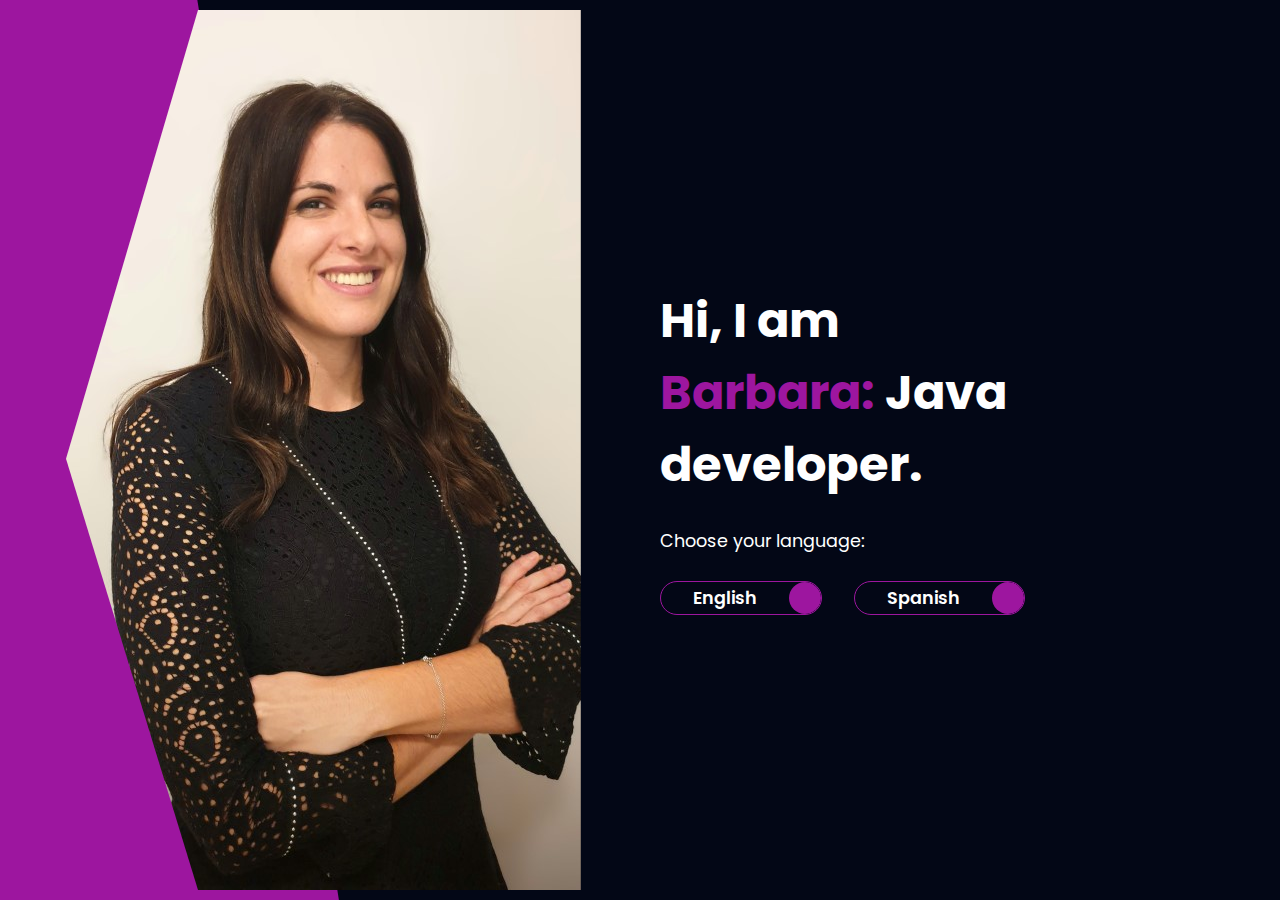
<file: index.html>
<!DOCTYPE html>
<html lang="es">

<head>
  <meta charset="UTF-8">
  <meta http-equiv="X-UA-Compatible" content="IE=edge">
  <meta name="viewport" content="width=device-width, initial-scale=1.0">
  <title>Barbara Ruiz Portfolio</title>
  <link rel="icon" href="img/favicon.ico" />
  <link rel="stylesheet" href="styles/styles.css">
  <link rel="preconnect" href="https://fonts.googleapis.com">
  <link rel="preconnect" href="https://fonts.gstatic.com" crossorigin>
  <link rel="stylesheet" href="https://cdnjs.cloudflare.com/ajax/libs/font-awesome/6.1.0/css/all.min.css"
    integrity="sha512-10/jx2EXwxxWqCLX/hHth/vu2KY3jCF70dCQB8TSgNjbCVAC/8vai53GfMDrO2Emgwccf2pJqxct9ehpzG+MTw=="
    crossorigin="anonymous" referrerpolicy="no-referrer" />
  <link href="https://fonts.googleapis.com/css2?family=Poppins:ital@0;1&display=swap" rel="stylesheet">
</head>

<body class="main-content">
  <header class="section header active" id="home">
    <div class="header-content">
      <div class="left-header">
        <div class="h-shape"></div>
        <img src="img/profile-pic.jpg" alt="picture about me" class="profile-pic">
      </div>
      <div class="right-header">
        <h1 class="name">
          Hi, I am <span>Barbara:</span>
          Java developer.
        </h1>
        <p>Choose your language:</p>
        <div class="btn-con">
          <a href="eng.html" class="main-btn">
            <span class="btn-text">English</span>
            <span class="btn-icon"><i class="fas fa-globe"></i></i></span>
          </a><a href="esp.html" class="main-btn">
            <span class="btn-text">Spanish</span>
            <span class="btn-icon"><i class="fas fa-globe"></i></span>
          </a>
        </div>
      </div>
    </div>
  </header>
  <main>
  </main>
</body>

</html>
</file>
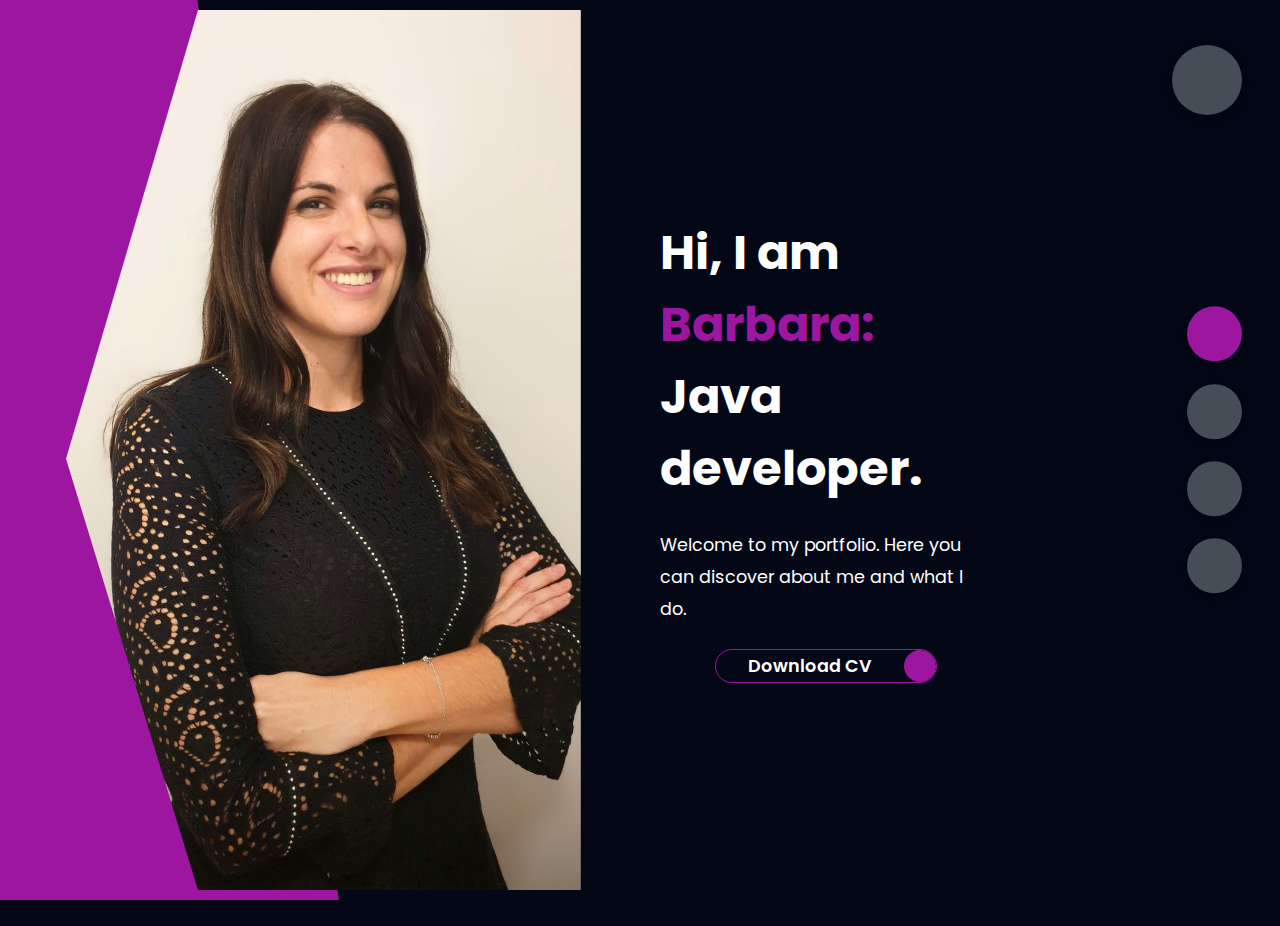
<file: eng.html>
<!DOCTYPE html>
<html lang="en">

<head>
  <meta charset="UTF-8">
  <meta http-equiv="X-UA-Compatible" content="IE=edge">
  <meta name="viewport" content="width=device-width, initial-scale=1.0">
  <title>Barbara Ruiz Portfolio</title>
  <link rel="icon" href="img/favicon.ico" />
  <link rel="stylesheet" href="styles/styles.css">
  <link rel="preconnect" href="https://fonts.googleapis.com">
  <link rel="preconnect" href="https://fonts.gstatic.com" crossorigin>
  <link rel="stylesheet" href="https://cdnjs.cloudflare.com/ajax/libs/font-awesome/6.1.0/css/all.min.css"
    integrity="sha512-10/jx2EXwxxWqCLX/hHth/vu2KY3jCF70dCQB8TSgNjbCVAC/8vai53GfMDrO2Emgwccf2pJqxct9ehpzG+MTw=="
    crossorigin="anonymous" referrerpolicy="no-referrer" />
  <link href="https://fonts.googleapis.com/css2?family=Poppins:ital@0;1&display=swap" rel="stylesheet">
</head>

<body class="main-content">
  <header class="section header active" id="home">
    <div class="header-content">
      <div class="left-header">
        <div class="h-shape"></div>
        <img src="img/profile-pic.jpg" alt="picture about me" class="profile-pic">
      </div>
      <div class="right-header">
        <h1 class="name">
          Hi, I am <span>Barbara:</span>
          Java developer.
        </h1>
        <p>Welcome to my portfolio. Here you can discover about me and what I do.
        </p>
        <div class="btn-con">
          <a href="https://drive.google.com/file/d/1-jkow5EhHt8u3vhI4vR_fqcyowJ5ySwE/view?usp=share_link" target="_blank" class="main-btn">
            <span class="btn-text">Download CV</span>
            <span class="btn-icon"><i class="fas fa-download"></i></span>
          </a>
        </div>
      </div>
    </div>
  </header>
  <main>
    <section class="container about" id="about">
      <div class="main-title">
        <h2>About <span>me</span><span class="bg-text">my stats</span></h2>
      </div>
      <div class="about-container">
        <div class="left-about">
          <h4>Information About me</h4>
          <p>
            I am from a small town near Córdoba, Spain. I started my journey in development in November 2021. I studied
            a front-end bootcamp where I have discovered about JavaScript and ReactJS. Later, I continued my
            professional career learning Java and that is what I am focused on. Currently I am leaning Spring framework.
          </p>
          <div class="btn-con">
            <a href="https://drive.google.com/file/d/1-jkow5EhHt8u3vhI4vR_fqcyowJ5ySwE/view?usp=share_link" target="_blank" class="main-btn">
              <span class="btn-text">Download CV</span>
              <span class="btn-icon"><i class="fas fa-download"></i></span>
            </a>
          </div>
        </div>
        <div class="right-about">
          <div class="about-item">
            <div class="abt-text">
              <p class="large-text">5</p>
              <p class="small-text">Projects <br /> Completed</p>
            </div>
          </div>
          <div class="about-item">
            <div class="abt-text">
              <p class="large-text">1</p>
              <p class="small-text">Year of <br /> experience</p>
            </div>
          </div>
        </div>
      </div>
      <div class="about-stats">
        <h4 class="stat-title">My Skills</h4>
        <div class="progress-bars">
          <div class="progress-bar">
            <p class="prog-title">Java</p>
            <div class="progress-con">
              <p class="prog-text"></p>
              <div class="progress">
                <span class="full"></span>
              </div>
            </div>
          </div>
          <div class="progress-bar">
            <p class="prog-title">MySQL</p>
            <div class="progress-con">
              <p class="prog-text"></p>
              <div class="progress">
                <span class="full"></span>
              </div>
            </div>
          </div>
          <div class="progress-bar">
            <p class="prog-title">JavaScript</p>
            <div class="progress-con">
              <p class="prog-text"></p>
              <div class="progress">
                <span class="full"></span>
              </div>
            </div>
          </div>
          <div class="progress-bar">
            <p class="prog-title">React</p>
            <div class="progress-con">
              <p class="prog-text"></p>
              <div class="progress">
                <span class="full"></span>
              </div>
            </div>
          </div>
          <div class="progress-bar">
            <p class="prog-title">Angular</p>
            <div class="progress-con">
              <p class="prog-text"></p>
              <div class="progress">
                <span class="full"></span>
              </div>
            </div>
          </div>
          <div class="progress-bar">
            <p class="prog-title">Nodejs</p>
            <div class="progress-con">
              <div class="progress">
                <span class="full"></span>
              </div>
            </div>
          </div>
        </div>
      </div>
      <h4 class="stat-title">My Timeline</h4>
      <div class="timeline">
        <div class="timeline-item">
          <div class="tl-icon">
            <i class="fas fa-briefcase"></i>
          </div>
          <p class="tl-duration">Sept 2022 - March 2023</p>
          <h5>Web App Developer<span> - International Coverpool</span></h5>
          <p>
            Support in the digital transformation of the company with its web application, developed with
            Angular, TypeScript, NodeJs, Bootstrap and MySQL.
          </p>
        </div>
        <div class="timeline-item">
          <div class="tl-icon">
            <i class="fas fa-graduation-cap"></i>
          </div>
          <p class="tl-duration">Sept 2022 - March 2023</p>
          <h5>Software Engineer<span> - Alboran Formación</span></h5>
          <p>
            Regulated training specialized in Java and MySQL, 700h.
          </p>
        </div>
        <div class="timeline-item">
          <div class="tl-icon">
            <i class="fas fa-graduation-cap"></i>
          </div>
          <p class="tl-duration">Nov 2021 - March 2022</p>
          <h5>front-end Developer<span> - Adalab</span></h5>
          <p>
            Bootcamp focused on front-end developing and some back-end notions. 600h.
          </p>
        </div>
        <div class="timeline-item">
          <div class="tl-icon">
            <i class="fas fa-graduation-cap"></i>
          </div>
          <p class="tl-duration">2019 - 2020</p>
          <h5>MBA - HR Specializated<span> - UCJC - IMF Business School</span></h5>
          <p>
            Master in Business Administration Specializated in Human Resources. Specialized studies in the role position
            I was developing at that time.
          </p>
        </div>
        <div class="timeline-item">
          <div class="tl-icon">
            <i class="fas fa-briefcase"></i>
          </div>
          <p class="tl-duration">Jun 2016 - April 2022</p>
          <h5>Human Resources Administrative<span> - Grupo Abades</span></h5>
          <p>
            Staff control and organization according to the demand for services. Hiring, Social Security
            registration, payroll and severance pays. Accounting and administrative tasks.
          </p>
        </div>
        <div class="timeline-item">
          <div class="tl-icon">
            <i class="fas fa-graduation-cap"></i>
          </div>
          <p class="tl-duration">2010 - 2012</p>
          <h5>CFGS Administracion y Finanzas<span> - IES Zaidin Vergeles</span></h5>
          <p>
            Higher education focused on administration and both accounting and financial management of a company.
          </p>
        </div>
      </div>
    </section>
    <section class="container" id="portfolio">
      <div class="main-title">
        <h2>My <span>Portfolio</span><span class="bg-text">My Work</span></h2>
      </div>
      <p class="port-text">
        Here is some of my work that I've done in various programming languages. This one is included!
      </p>
      <div class="portfolios">
        <div class="portfolio-item">
          <div class="image">
            <img src="img/port1.png" alt="screenshot of index page from Babsrm's portfolio">
          </div>
          <div class="hover-items">
            <h3>My portfolio</h3>
            <div class="icons">
              <a href="https://github.com/Babsrm/portfolio" class="icon">
                <i class="fab fa-github"></i>
              </a>
            </div>
          </div>
        </div>
        <div class="portfolio-item">
          <div class="image">
            <img src="img/port2.jpg" alt="screenshot of index page from Babsrm's database administrator">
          </div>
          <div class="hover-items">
            <h3>Database Admisnitrator</h3>
            <div class="icons">
              <a href="https://github.com/Babsrm/gestion_empresa" class="icon">
                <i class="fab fa-github"></i>
              </a>
            </div>
          </div>
        </div>
        <div class="portfolio-item">
          <div class="image">
            <img src="img/port3.jpg" alt="screenshot of the game from Babsrm's blackjack console game">
          </div>
          <div class="hover-items">
            <h3>Blackjack console</h3>
            <div class="icons">
              <a href="https://github.com/Babsrm/blackjack-game" class="icon">
                <i class="fab fa-github"></i>
            </div>
          </div>
        </div>
    </section>
    <section class="container contact" id="contact">
      <div class="contact-container">
        <div class="main-title">
          <h2>Contact <span>Me</span><span class="bg-text">Contact</span></h2>
        </div>
        <div class="contact-content-con">
          <div class="left-contact">
            <h4>Contact me here</h4>
            <p>
              Do you like my work or have any question? I am glad to help you. Reach me:
            </p>
            <div class="contact-info">
              <div class="contact-item">
                <div class="icon">
                  <i class="fas fa-map-marker-alt"></i>
                  <span>Location:</span>
                </div>
                <p>
                  Montilla, Córdoba. Spain
                </p>
              </div>
              <div class="contact-item">
                <div class="icon">
                  <i class="fas fa-envelope"></i>
                  <span>Email:</span>
                </div>
                <p>
                  <span>babsruizm@gmail.com</span>
                </p>
              </div>
              <div class="contact-item">
                <div class="icon">
                  <i class="fas fa-phone-alt"></i>
                  <span>Mobile Number: </span>
                </div>
                <p>
                  <span>(+34) Not Available for Security reasons</span>
                </p>
              </div>
              <div class="contact-item">
                <div class="icon">
                  <i class="fas fa-globe-africa"></i>
                  <span>Languages:</span>
                </div>
                <p>
                  <span>English, Spanish</span>
                </p>
              </div>
            </div>
            <div class="contact-icons">
              <div class="contact-icon">
                <a href="https://www.linkedin.com/in/barbararm1/" target="_blank">
                  <i class="fab fa-linkedin-in"></i>
                </a>
                <a href="https://github.com/Babsrm" target="_blank">
                  <i class="fab fa-github"></i>
                </a>
              </div>
            </div>
          </div>
        </div>
      </div>
    </section>
  </main>

  <div class="controls">
    <div class="control active-btn" data-id="home">
      <i class="fas fa-home"></i>
    </div>
    <div class="control" data-id="about">
      <i class="fas fa-user"></i>
    </div>
    <div class="control" data-id="portfolio">
      <i class="fas fa-briefcase"></i>
    </div>
    <div class="control" data-id="contact">
      <i class="fas fa-envelope-open"></i>
    </div>
  </div>
  <div class="theme-btn">
    <i class="fas fa-adjust"></i>
  </div>
  <script src="app.js"></script>
</body>

</html>
</file>
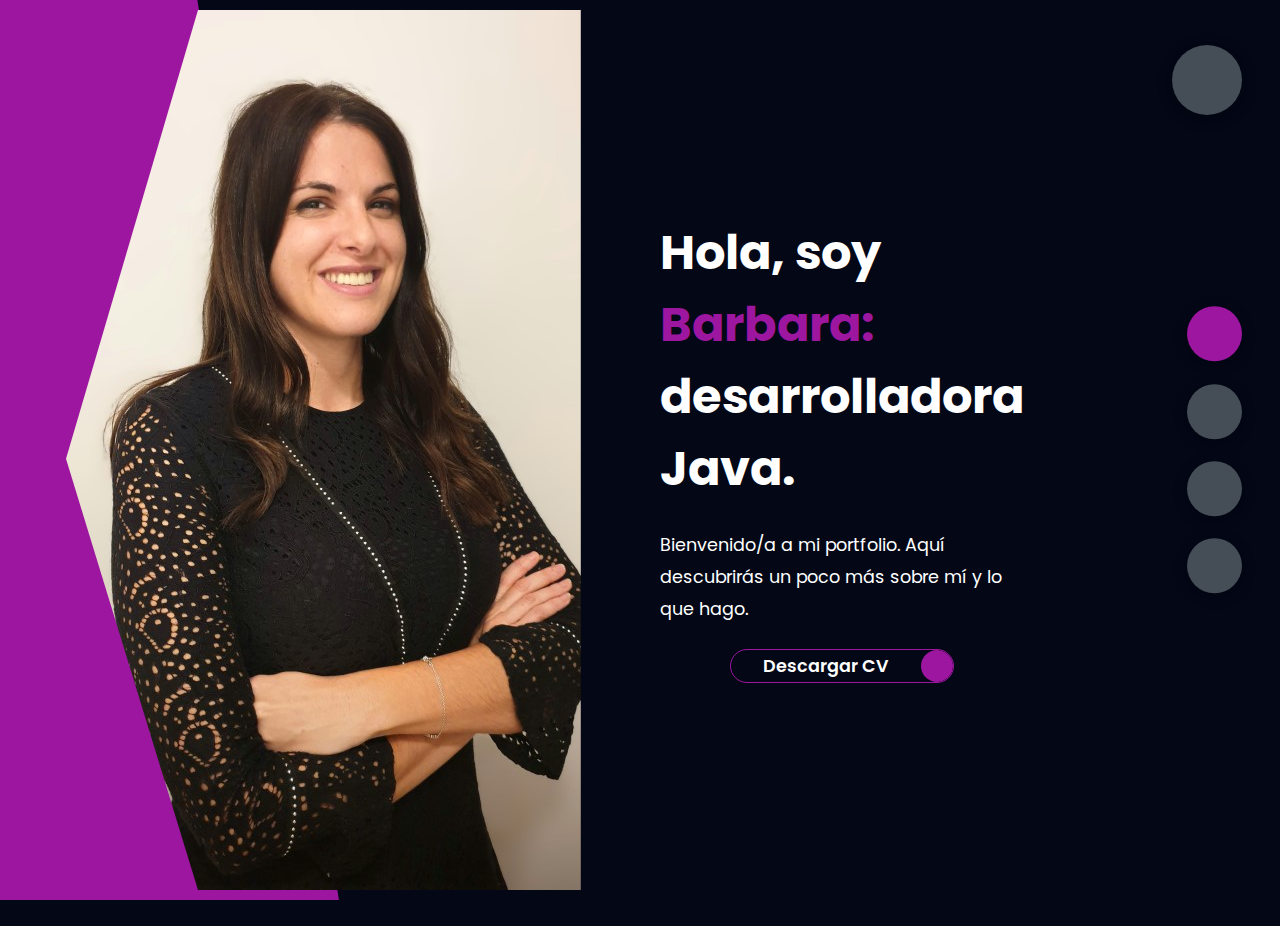
<file: esp.html>
<!DOCTYPE html>
<html lang="es">

<head>
  <meta charset="UTF-8">
  <meta http-equiv="X-UA-Compatible" content="IE=edge">
  <meta name="viewport" content="width=device-width, initial-scale=1.0">
  <title>Barbara Ruiz Portfolio</title>
  <link rel="icon" href="img/favicon.ico" />
  <link rel="stylesheet" href="styles/styles.css">
  <link rel="preconnect" href="https://fonts.googleapis.com">
  <link rel="preconnect" href="https://fonts.gstatic.com" crossorigin>
  <link rel="stylesheet" href="https://cdnjs.cloudflare.com/ajax/libs/font-awesome/6.1.0/css/all.min.css"
    integrity="sha512-10/jx2EXwxxWqCLX/hHth/vu2KY3jCF70dCQB8TSgNjbCVAC/8vai53GfMDrO2Emgwccf2pJqxct9ehpzG+MTw=="
    crossorigin="anonymous" referrerpolicy="no-referrer" />
  <link href="https://fonts.googleapis.com/css2?family=Poppins:ital@0;1&display=swap" rel="stylesheet">
</head>

<body class="main-content">
  <header class="section header active" id="home">
    <div class="header-content">
      <div class="left-header">
        <div class="h-shape"></div>
        <img src="img/profile-pic.jpg" alt="picture about me" class="profile-pic">
      </div>
      <div class="right-header">
        <h1 class="name">
          Hola, soy <span>Barbara:</span>
         desarrolladora Java.
        </h1>
        <p>Bienvenido/a a mi portfolio. Aquí descubrirás un poco más sobre mí y lo que hago.
        </p>
        <div class="btn-con">
          <a href="https://drive.google.com/file/d/1pD0cJAJ-W-zn3abavOyDF6ddYOuYeb8e/view?usp=share_link" target="_blank" class="main-btn">
            <span class="btn-text">Descargar CV</span>
            <span class="btn-icon"><i class="fas fa-download"></i></span>
          </a>
        </div>
      </div>
    </div>
  </header>
  <main>
    <section class="container about" id="about">
      <div class="main-title">
        <h2>Sobre <span>mí</span><span class="bg-text">Estadísticas</span></h2>
      </div>
      <div class="about-container">
        <div class="left-about">
          <h4>Información sobre mí</h4>
          <p> Granadina que vive en Montilla, Córdoba (España). Empecé mi trayecto en el mundo del desarrollo en noviembre de 2021. Comencé con
            el estudio de un bootcamp enfocado en programación web. Gracias a él descubrí JavaScript y ReactJS. Más tarde, continué con mi carrera profesional y metí cabeza en Java y el desarrollo de software junto con bases de datos. Actualmente, me encuentro focalizada en esta tecnología y en sus frameworks, en concreto Spring.
          </p>
          <div class="btn-con">
            <a href="https://drive.google.com/file/d/1pD0cJAJ-W-zn3abavOyDF6ddYOuYeb8e/view?usp=share_link" target="_blank" class="main-btn">
              <span class="btn-text">Descargar CV</span>
              <span class="btn-icon"><i class="fas fa-download"></i></span>
            </a>
          </div>
        </div>
        <div class="right-about">
          <div class="about-item">
            <div class="abt-text">
              <p class="large-text">5</p>
              <p class="small-text">Proyectos <br />Completados</p>
            </div>
          </div>
          <div class="about-item">
            <div class="abt-text">
              <p class="large-text">1</p>
              <p class="small-text">Año de <br /> experiencia</p>
            </div>
          </div>
        </div>
      </div>
      <div class="about-stats">
        <h4 class="stat-title">Mis tecnologías</h4>
        <div class="progress-bars">
          <div class="progress-bar">
            <p class="prog-title">Java</p>
            <div class="progress-con">
              <p class="prog-text"></p>
              <div class="progress">
                <span class="full"></span>
              </div>
            </div>
          </div>
          <div class="progress-bar">
            <p class="prog-title">MySQL</p>
            <div class="progress-con">
              <p class="prog-text"></p>
              <div class="progress">
                <span class="full"></span>
              </div>
            </div>
          </div>
          <div class="progress-bar">
            <p class="prog-title">JavaScript</p>
            <div class="progress-con">
              <p class="prog-text"></p>
              <div class="progress">
                <span class="full"></span>
              </div>
            </div>
          </div>
          <div class="progress-bar">
            <p class="prog-title">React</p>
            <div class="progress-con">
              <p class="prog-text"></p>
              <div class="progress">
                <span class="full"></span>
              </div>
            </div>
          </div>
          <div class="progress-bar">
            <p class="prog-title">Angular</p>
            <div class="progress-con">
              <p class="prog-text"></p>
              <div class="progress">
                <span class="full"></span>
              </div>
            </div>
          </div>
          <div class="progress-bar">
            <p class="prog-title">Nodejs</p>
            <div class="progress-con">
              <div class="progress">
                <span class="full"></span>
              </div>
            </div>
          </div>
        </div>
      </div>
      <h4 class="stat-title">Mi carrera</h4>
      <div class="timeline">
        <div class="timeline-item">
          <div class="tl-icon">
            <i class="fas fa-briefcase"></i>
          </div>
          <p class="tl-duration">Sept 2022 - Marzo 2023</p>
          <h5>Desarrolladora de app web<span> - International Coverpool</span></h5>
          <p>
            Apoyo en la transformación digital de la empresa con su aplicación web, desarrollada con Angular, TypeScript, NodeJs, Bootstrap y MySQL.
          </p>
        </div>
        <div class="timeline-item">
          <div class="tl-icon">
            <i class="fas fa-graduation-cap"></i>
          </div>
          <p class="tl-duration">Sept 2022 - Marzo 2023</p>
          <h5>Programación en lenguajes estructurados<span> - Alboran Formación</span></h5>
          <p>
            Certificado de profesionalidad especializado en Java y MySQL, 700h.
          </p>
        </div>
        <div class="timeline-item">
          <div class="tl-icon">
            <i class="fas fa-graduation-cap"></i>
          </div>
          <p class="tl-duration">Nov 2021 - Marzo 2022</p>
          <h5>Desarrolladora Front-end<span> - Adalab</span></h5>
          <p>
            Bootcamp enfocado en el desarrollo front-end con nociones en back-end. 600h.
          </p>
        </div>
        <div class="timeline-item">
          <div class="tl-icon">
            <i class="fas fa-graduation-cap"></i>
          </div>
          <p class="tl-duration">2019 - 2020</p>
          <h5>MBA - Especializado en RRHH<span> - UCJC - IMF Business School</span></h5>
          <p>
            MBA especializado en Dirección de RRHH. Estudios que decidí realizar para ampliar mis conocimientos en el puesto de trabajo que desempeñaba en esos momentos.
          </p>
        </div>
        <div class="timeline-item">
          <div class="tl-icon">
            <i class="fas fa-briefcase"></i>
          </div>
          <p class="tl-duration">Jun 2016 - April 2022</p>
          <h5>Administrativa de RRHH<span> - Grupo Abades</span></h5>
          <p>
            Control y organización del personal según demanda de los servicios. Contratación, movimientos con INSS, nóminas y finiquitos. Tareas de contabilidad y administración.
          </p>
        </div>
        <div class="timeline-item">
          <div class="tl-icon">
            <i class="fas fa-graduation-cap"></i>
          </div>
          <p class="tl-duration">2010 - 2012</p>
          <h5>CFGS Administracion y Finanzas<span> - IES Zaidin Vergeles</span></h5>
          <p>
            Estudios superiores enfocados en contabilidad y finanzas de las empresas.
          </p>
        </div>
      </div>
    </section>
    <section class="container" id="portfolio">
      <div class="main-title">
        <h2>Mis <span>Proyectos</span><span class="bg-text">Mi trabajo</span></h2>
      </div>
      <p class="port-text">
        Aquí encontrarás algunos de mis trabajos/proyectos desarrollados en varios lenguajes de programación. Esta misma web forma parte de ellos y ¡está incluída!
      </p>
      <div class="portfolios">
        <div class="portfolio-item">
          <div class="image">
            <img src="img/port1.png" alt="screenshot of index page from Babsrm's portfolio">
          </div>
          <div class="hover-items">
            <h3>Mi portfolio</h3>
            <div class="icons">
              <a href="https://github.com/Babsrm/portfolio" class="icon">
                <i class="fab fa-github"></i>
              </a>
            </div>
          </div>
        </div>
        <div class="portfolio-item">
          <div class="image">
            <img src="img/port2.jpg" alt="screenshot of index page from Babsrm's database administrator">
          </div>
          <div class="hover-items">
            <h3>Gestión de base de datos</h3>
            <div class="icons">
              <a href="https://github.com/Babsrm/gestion_empresa" class="icon">
                <i class="fab fa-github"></i>
              </a>
            </div>
          </div>
        </div>
        <div class="portfolio-item">
          <div class="image">
            <img src="img/port3.jpg" alt="screenshot of the game from Babsrm's blackjack console game">
          </div>
          <div class="hover-items">
            <h3>Blackjack por consola</h3>
            <div class="icons">
              <a href="https://github.com/Babsrm/blackjack-game" class="icon">
                <i class="fab fa-github"></i>
            </div>
          </div>
        </div>
        <!-- <div class="portfolio-item">
          <div class="image">
            <img src="img/port4.jpg" alt="">
          </div>
          <div class="hover-items">
            <h3>Project Source</h3>
            <div class="icons">
              <a href="#" class="icon">
                <i class="fab fa-github"></i>
              </a>
              <a href="#" class="icon">
                <i class="fab fa-behance"></i>
              </a>
              <a href="#" class="icon">
                <i class="fab fa-youtube"></i>
              </a>
            </div>
          </div>
        </div>
        <div class="portfolio-item">
          <div class="image">
            <img src="img/port5.jpg" alt="">
          </div>
          <div class="hover-items">
            <h3>Project Source</h3>
            <div class="icons">
              <a href="#" class="icon">
                <i class="fab fa-github"></i>
              </a>
              <a href="#" class="icon">
                <i class="fab fa-behance"></i>
              </a>
              <a href="#" class="icon">
                <i class="fab fa-youtube"></i>
              </a>
            </div>
          </div>
        </div> -->
    </section>
    <section class="container contact" id="contact">
      <div class="contact-container">
        <div class="main-title">
          <h2>Contácta<span>me</span><span class="bg-text">Contacto</span></h2>
        </div>
        <div class="contact-content-con">
          <div class="left-contact">
            <h4>Aquí me puedes contactar</h4>
            <p>
              ¿Te gusta mi trabajo o tienes alguna duda/sugerencia? Estoy encantada de ayudarte. Me encontrarás en:
            </p>
            <div class="contact-info">
              <div class="contact-item">
                <div class="icon">
                  <i class="fas fa-map-marker-alt"></i>
                  <span>Localización:</span>
                </div>
                <p>
                  Montilla, Córdoba. España
                </p>
              </div>
              <div class="contact-item">
                <div class="icon">
                  <i class="fas fa-envelope"></i>
                  <span>Email:</span>
                </div>
                <p>
                  <span>babsruizm@gmail.com</span>
                </p>
              </div>
              <div class="contact-item">
                <div class="icon">
                  <i class="fas fa-phone-alt"></i>
                  <span>Mobile Number: </span>
                </div>
                <p>
                  <span>(+34) Oculto por razones de seguridad</span>
                </p>
              </div>
              <div class="contact-item">
                <div class="icon">
                  <i class="fas fa-globe-africa"></i>
                  <span>Idiomas:</span>
                </div>
                <p>
                  <span>Inglés, Español</span>
                </p>
              </div>
            </div>
            <div class="contact-icons">
              <div class="contact-icon">
                <a href="https://www.linkedin.com/in/barbararm1/" target="_blank">
                  <i class="fab fa-linkedin-in"></i>
                </a>
                <a href="https://github.com/Babsrm" target="_blank">
                  <i class="fab fa-github"></i>
                </a>
              </div>
            </div>
          </div>
        </div>
      </div>
    </section>
  </main>

  <div class="controls">
    <div class="control active-btn" data-id="home">
      <i class="fas fa-home"></i>
    </div>
    <div class="control" data-id="about">
      <i class="fas fa-user"></i>
    </div>
    <div class="control" data-id="portfolio">
      <i class="fas fa-briefcase"></i>
    </div>
    <div class="control" data-id="contact">
      <i class="fas fa-envelope-open"></i>
    </div>
  </div>
  <div class="theme-btn">
    <i class="fas fa-adjust"></i>
  </div>
  <script src="app.js"></script>
</body>

</html>
</file>
<file: styles/styles.css>
* {
	margin: 0;
	padding: 0;
	box-sizing: border-box;
	list-style: none;
}

:root {
	--color-primary: #030716;
	--color-secondary: #9d169f;
	--color-white: #ffffff;
	--color-black: #000;
	--color-grey-0: #f8f8f8;
	--color-grey-1: #dbe1e8;
	--color-grey-2: #b2becd;
	--color-grey-3: #6c7983;
	--color-grey-4: #454e56;
	--color-grey-5: #2a2e35;
	--color-grey-6: #12181b;
	--br-sm-2: 14px;
	--box-shadow-1: 0 3px 15px rgba(0, 0, 0, 0.2);
}
.profile-pic {
	clip-path: polygon(30% 0, 88% 0, 88% 100%, 30% 100%, 10% 51%);
}

.light-mode {
	--color-primary: #ffffff;
	--color-secondary: #f56692;
	--color-white: #454e56;
	--color-black: #000;
	--color-grey0: #f8f8f8;
	--color-grey-1: #6c7983;
	--color-grey-2: #6c7983;
	--color-grey-3: #6c7983;
	--color-grey-4: #454e56;
	--color-grey-5: #f8f8f8;
	--color-grey-6: #12181b;
}

body {
	background-color: var(--color-primary);
	font-family: 'Poppins', sans-serif;
	font-size: 1.1rem;
	color: var(--color-white);
	transition: all 0.4s ease-in-out;
}

a {
	display: inline-block;
	text-decoration: none;
	color: inherit;
	font-family: inherit;
}

header {
	min-height: 100vh;
	color: var(--color-white);
	overflow: hidden;
	padding: 0 !important;
}

section {
	min-height: 100vh;
	width: 100%;
	position: absolute;
	left: 0;
	top: 0;
	padding: 3rem 18rem;
}

.container {
	display: none;
	transform: translateY(-100%) scale(0);
	transition: all 0.4s ease-in-out;
	background-color: var(--color-primary);
}

.active {
	display: block;
	animation: appear 1s ease-in-out;
	transform: translateY(0) scaleY(1);
}
@keyframes appear {
	0% {
		transform: translateY(-100%) scaleY(0);
	}
	100% {
		transform: translateY(0) scaleY(1);
	}
}

.controls {
	position: fixed;
	z-index: 10;
	top: 50%;
	right: 3%;
	display: flex;
	flex-direction: column;
	align-items: center;
	justify-content: center;
	transform: translateY(-50%);
}
.controls .control {
	padding: 1rem;
	cursor: pointer;
	background-color: var(--color-grey-4);
	width: 55px;
	height: 55px;
	border-radius: 50%;
	display: flex;
	justify-content: center;
	align-items: center;
	margin: 0.7rem 0;
	box-shadow: var(--box-shadow-1);
}
.controls .control i {
	font-size: 1.2rem;
	color: var(--color-grey-2);
	pointer-events: none;
}
.controls .active-btn {
	background-color: var(--color-secondary);
	transition: all 0.4s ease-in-out;
}
.controls .active-btn i {
	color: var(--color-white);
}

.theme-btn {
	top: 5%;
	right: 3%;
	width: 70px;
	height: 70px;
	border-radius: 50%;
	background-color: var(--color-grey-4);
	cursor: pointer;
	position: fixed;
	display: flex;
	justify-content: center;
	align-items: center;
	box-shadow: 0 3px 15px rgba(0, 0, 0, 0.3);
	transition: all 0.1s ease-in-out;
}
.theme-btn:active {
	transform: translateY(-3px);
}
.theme-btn i {
	font-size: 1.4rem;
	color: var(--color-grey-2);
	pointer-events: none;
}

.lang-btn {
	top: 13%;
	right: 3%;
	width: 70px;
	height: 70px;
	border-radius: 50%;
	background-color: var(--color-grey-4);
	cursor: pointer;
	position: fixed;
	display: flex;
	justify-content: center;
	align-items: center;
	box-shadow: 0 3px 15px rgba(0, 0, 0, 0.3);
	transition: all 0.1s ease-in-out;
}
.lang-btn:active {
	transform: translateY(-3px);
}
.lang-btn i {
	font-size: 1.4rem;
	color: var(--color-grey-2);
	pointer-events: none;
}

/*Header-content*/
.header-content {
	display: grid;
	grid-template-columns: repeat(2, 1fr);
	min-height: 100vh;
}
.header-content .left-header {
	display: flex;
	align-items: center;
	position: relative;
}
.header-content .left-header .h-shape {
	transition: all 0.4s ease-in-out;
	width: 65%;
	height: 100%;
	background-color: var(--color-secondary);
	position: absolute;
	left: 0;
	top: 0;
	z-index: -1;
	clip-path: polygon(0 0, 46% 0, 79% 100%, 0% 100%);
}
.header-content .left-header .image {
	border-radius: var(--br-sm-2);
	height: 90%;
	width: 68%;
	margin-left: 4rem;
	background-color: var(--color-black);
	transition: all 0.4s ease-in-out;
}
.header-content .left-header .image img {
	width: 100%;
	height: 100%;
	object-fit: cover;
	transition: all 0.4s ease-in-out;
	filter: grayscale(100%);
}
.header-content .left-header .image img:hover {
	filter: grayscale(0);
}
.header-content .right-header {
	display: flex;
	flex-direction: column;
	justify-content: center;
	padding-right: 18rem;
}
.header-content .right-header .name {
	font-size: 3rem;
}
.header-content .right-header .name span {
	color: var(--color-secondary);
}
.header-content .right-header p {
	margin: 1.5rem 0;
	line-height: 2rem;
}

/*About*/
.about-container {
	display: grid;
	grid-template-columns: repeat(2, 1fr);
	padding-top: 3.5rem;
	padding-bottom: 5rem;
}
.about-container .right-about {
	display: grid;
	grid-template-columns: repeat(2, 1fr);
	grid-gap: 2rem;
}
.about-container .right-about .about-item {
	border: 1px solid var(--color-grey-5);
	border-radius: 5px;
	transition: all 0.4s ease-in-out;
	box-shadow: 1px 2px 15px rgba(0, 0, 0, 0.1);
}
.about-container .right-about .about-item:hover {
	cursor: default;
	transform: translateY(-5px);
	border: 1px solid var(--color-secondary);
	box-shadow: 1px 4px 15px rgba(0, 0, 0, 0.32);
}
.about-container .right-about .about-item .abt-text {
	padding: 1.5rem;
	display: flex;
	flex-direction: column;
}
.about-container .right-about .about-item .abt-text .large-text {
	font-size: 3rem;
	font-weight: 700;
	color: var(--color-secondary);
}
.about-container .right-about .about-item .abt-text .small-text {
	padding-left: 3rem;
	position: relative;
	text-transform: uppercase;
	font-size: 1.2rem;
	color: var(--color-grey-1);
	letter-spacing: 2px;
}
.about-container .right-about .about-item .abt-text .small-text::before {
	content: '';
	position: absolute;
	left: 0;
	top: 15px;
	width: 2rem;
	height: 2px;
	background-color: var(--color-grey-5);
}
.about-container .left-about {
	padding-right: 5rem;
}
.about-container .left-about p {
	line-height: 2rem;
	padding: 1rem;
	color: var(--color-grey-1);
}
.about-container .left-about h4 {
	font-size: 2rem;
	text-transform: uppercase;
}

.about-stats {
	padding-bottom: 4rem;
}
.about-stats .progress-bars {
	display: grid;
	grid-template-columns: repeat(2, 1fr);
	grid-gap: 2rem;
}
.about-stats .progress-bars .progress-bar {
	display: flex;
	flex-direction: column;
}
.about-stats .progress-bars .progress-bar .prog-title {
	text-transform: uppercase;
	font-weight: 500;
}
.about-stats .progress-bars .progress-bar .progress-con {
	display: flex;
	align-items: center;
}

.about-stats .progress-bars .progress-bar .progress-con .progress {
	width: 100%;
	height: 0.45rem;
	background-color: var(--color-grey-4);
	margin-left: 1rem;
	position: relative;
}
.about-stats .progress-bars .progress-bar .progress-con .progress span {
	position: absolute;
	top: 0;
	left: 0;
	height: 100%;
	background-color: var(--color-secondary);
	transition: all 0.4s ease-in-out;
	width: 60%;
}
.about-stats .progress-bars .progress-bar .progress-con .progress .full {
	width: 100%;
}

.stat-title {
	text-transform: uppercase;
	font-size: 1.4rem;
	text-align: center;
	padding: 3.5rem 0;
	position: relative;
}
.stat-title::before {
	content: '';
	position: absolute;
	left: 50%;
	top: 0;
	width: 40%;
	height: 1px;
	background-color: var(--color-grey-5);
	transform: translateX(-50%);
}

/*Timeline*/
.timeline {
	display: grid;
	grid-template-columns: repeat(2, 1fr);
	grid-gap: 2rem;
	padding-bottom: 3rem;
}
.timeline .timeline-item {
	position: relative;
	padding-left: 3rem;
	border-left: 1px solid var(--color-grey-5);
}
.timeline .timeline-item .tl-icon {
	position: absolute;
	left: -27px;
	top: 0;
	background-color: var(--color-secondary);
	width: 50px;
	height: 50px;
	border-radius: 50%;
	display: flex;
	align-items: center;
	justify-content: center;
}
.timeline .timeline-item .tl-icon i {
	font-size: 1.3rem;
}
.timeline .timeline-item .tl-duration {
	padding: 0.2rem 0.6rem;
	background-color: var(--color-grey-5);
	border-radius: 15px;
	display: inline-block;
	font-size: 0.8rem;
	text-transform: uppercase;
	font-weight: 500;
}
.timeline .timeline-item h5 {
	padding: 1rem 0;
	text-transform: uppercase;
	font-size: 1.3rem;
	font-weight: 600;
}
.timeline .timeline-item h5 span {
	color: var(--color-grey-2);
	font-weight: 500;
	font-size: 1.2rem;
}
.timeline .timeline-item p {
	color: var(--color-grey-2);
}

.port-text {
	padding: 2rem 0;
	text-align: center;
}

/* Portfolios */
.portfolios {
	display: grid;
	grid-template-columns: repeat(3, 1fr);
	grid-gap: 2rem;
	margin-top: 3rem;
}
.portfolios .portfolio-item {
	position: relative;
	border-radius: 15px;
}
.portfolios .portfolio-item img {
	width: 100%;
	height: 300px;
	object-fit: cover;
	border-radius: 15px;
}
.portfolios .portfolio-item .hover-items {
	width: 100%;
	height: 100%;
	background-color: var(--color-secondary);
	position: absolute;
	left: 0;
	top: 0;
	border-radius: 15px;
	display: flex;
	justify-content: center;
	align-items: center;
	flex-direction: column;
	opacity: 0;
	transform: scale(0);
	transition: all 0.4s ease-in-out;
}
.portfolios .portfolio-item .hover-items h3 {
	font-size: 1.5rem;
	color: var(--color-white);
	margin-bottom: 1.5rem;
}
.portfolios .portfolio-item .hover-items .icons {
	display: flex;
	justify-content: center;
	align-items: center;
}
.portfolios .portfolio-item .hover-items .icons .icon {
	background-color: var(--color-primary);
	border-radius: 50%;
	width: 50px;
	height: 50px;
	display: flex;
	align-items: center;
	justify-content: center;
	margin: 0 1rem;
	cursor: pointer;
	transition: all 0.4s ease-in-out;
}
.portfolios .portfolio-item .hover-items .icons .icon i {
	font-size: 1.5rem;
	color: var(--color-white);
	margin: 0 1rem;
}
.portfolios .portfolio-item .hover-items .icons .icon:hover {
	background-color: var(--color-white);
}
.portfolios .portfolio-item .hover-items .icons .icon:hover i {
	color: var(--color-primary);
}

.portfolio-item:hover .hover-items {
	opacity: 1;
	transform: scale(1);
}

/* Contact */
.contact-content-con {
	display: flex;
	padding-top: 3.5rem;
}
.contact-content-con .left-contact {
	flex: 2;
}
.contact-content-con .left-contact h4 {
	margin-top: 1rem;
	font-size: 2rem;
	text-transform: uppercase;
}
.contact-content-con .left-contact p {
	margin: 1rem 0;
	line-height: 2rem;
}
.contact-content-con .left-contact .contact-info .contact-item {
	display: flex;
	align-items: center;
	justify-content: space-between;
}
.contact-content-con .left-contact .contact-info .contact-item p {
	margin: 0.3rem 0 !important;
	padding: 0 !important;
}
.contact-content-con .left-contact .contact-info .contact-item .icon {
	display: grid;
	grid-template-columns: 40px 1fr;
}
.contact-content-con .left-contact .contact-info .contact-item .icon i {
	display: flex;
	align-items: center;
	font-size: 1.3rem;
}
.contact-content-con .left-contact .contact-icon {
	display: flex;
	margin-top: 2rem;
}
.contact-content-con .left-contact .contact-icon a {
	display: flex;
	align-items: center;
	color: var(--color-white);
	background-color: var(--color-grey-5);
	cursor: pointer;
	justify-content: center;
	width: 50px;
	height: 50px;
	border-radius: 50%;
	margin: 0 0.4rem;
	transition: all 0.4s ease-in-out;
}
.contact-content-con .left-contact .contact-icon a:hover {
	background-color: var(--color-secondary);
}
.contact-content-con .left-contact .contact-icon a:hover i {
	color: var(--color-primary);
}
.contact-content-con .left-contact .contact-icon a i {
	display: flex;
	align-items: center;
	justify-content: center;
	font-size: 1.3rem;
}
.contact-content-con .right-contact {
	flex: 3;
	margin-left: 3rem;
}
.contact-content-con .right-contact .input-control {
	margin: 1.5rem 0;
}
.contact-content-con .right-contact .input-control input,
.contact-content-con .right-contact .input-control textarea {
	border-radius: 30px;
	font-weight: inherit;
	font-size: inherit;
	font-family: inherit;
	padding: 0.8rem 1.1rem;
	outline: none;
	border: none;
	background-color: var(--color-grey-5);
	width: 100%;
	color: var(--color-white);
	resize: none;
}
.contact-content-con .right-contact .i-c-2 {
	display: flex;
}
.contact-content-con .right-contact .i-c-2 :last-child {
	margin-left: 1.5rem;
}
.contact-content-con .right-contact .submit-btn {
	display: flex;
	justify-content: flex-start;
}

/*Independed components*/
.btn-con {
	display: flex;
	align-self:center;
	gap: 2rem;
}

.main-btn {
	border-radius: 30px;
	color: inherit;
	font-weight: 600;
	position: relative;
	border: 1px solid var(--color-secondary);
	display: flex;
	align-self: flex-start;
	align-items: center;
	overflow: hidden;
}
.main-btn .btn-text {
	padding: 0 2rem;
}
.main-btn .btn-icon {
	background-color: var(--color-secondary);
	display: flex;
	align-items: center;
	justify-content: center;
	border-radius: 50%;
	padding: 1rem;
}
.main-btn::before {
	content: '';
	position: absolute;
	top: 0;
	right: 0;
	transform: translateX(100%);
	transition: all 0.4s ease-out;
	z-index: -1;
}
.main-btn:hover {
	transition: all 0.4s ease-out;
}
.main-btn:hover::before {
	width: 100%;
	height: 100%;
	background-color: var(--color-secondary);
	transform: translateX(0);
	transition: all 0.4s ease-out;
}

.main-title {
	text-align: center;
}
.main-title h2 {
	position: relative;
	text-transform: uppercase;
	font-size: 4rem;
	font-weight: 700;
}
.main-title h2 span {
	color: var(--color-secondary);
}
.main-title h2 .bg-text {
	position: absolute;
	top: 50%;
	left: 50%;
	color: var(--color-grey-5);
	transition: all 0.4s ease-in-out;
	z-index: -1;
	transform: translate(-50%, -50%);
	font-weight: 800;
	font-size: 6.3rem;
}

.about-container .left-about p {
	padding-left: 0;
}

@media screen and (max-width: 600px) {
	header {
		padding: 0 !important;
	}

	.theme-btn {
		width: 50px;
		height: 50px;
	}
  .lang-btn {
    top: 11%;
		width: 50px;
		height: 50px;
	}

	.header-content {
		grid-template-columns: repeat(1, 1fr);
		padding-bottom: 6rem;
	}

	.left-header .h-shape {
		display: none;
	}

	.right-header {
		grid-row: 1;
		padding-right: 0rem !important;
		width: 90%;
		margin: 0 auto;
	}
	.right-header .name {
		font-size: 2.5rem !important;
		text-align: center;
		padding-top: 3rem;
	}

	.header-content .left-header .image {
		margin: 0 auto;
		width: 90%;
	}

	.controls {
		top: auto;
		bottom: 0;
		flex-direction: row;
		justify-content: center;
		left: 50%;
		transform: translateX(-50%);
		width: 100%;
		background-color: var(--color-grey-5);
	}
	.controls .control {
		margin: 1rem 0.3rem;
	}

	.about-container {
		grid-template-columns: repeat(1, 1fr);
	}
	.about-container .right-about {
		grid-template-columns: repeat(1, 1fr);
		padding-top: 2.5rem;
	}
	.about-container .left-about {
		padding-right: 0;
	}
	.about-container .left-about p {
		padding-left: 0;
	}

	.timeline {
		grid-template-columns: repeat(1, 1fr);
		padding-bottom: 6rem;
	}

	.container {
		padding: 2rem 2.5rem !important;
	}

	.about-stats .progress-bars {
		grid-template-columns: repeat(1, 1fr);
	}

	.portfolios {
		grid-template-columns: repeat(1, 1fr);
		padding-bottom: 6rem;
		margin-top: 1rem;
	}

	.blogs {
		grid-template-columns: repeat(1, 1fr);
		padding-bottom: 6rem;
	}

	.contact-content-con {
		flex-direction: column;
	}
	.contact-content-con .right-contact {
		margin-left: 0;
		margin-top: 2.5rem;
	}

	.contact-content-con .right-contact .i-c-2 {
		flex-direction: column;
	}

	.contact-content-con .right-contact .i-c-2 :last-child {
		margin-left: 0;
		margin-top: 1.5rem;
	}

	.contact-content-con .right-contact {
		margin-bottom: 6rem;
	}

	.contact-item {
		flex-direction: column;
		margin: 1rem 0;
	}
	.contact-item p {
		font-size: 15px;
		color: var(--color-grey-2);
	}
	.contact-item span {
		font-size: 15px;
	}
	.contact-item .icon {
		grid-template-columns: 25px 1fr;
	}

	.main-title h2 {
		font-size: 2rem;
	}
	.main-title h2 span {
		font-size: 2.3rem;
	}
	.main-title h2 .bg-text {
		font-size: 2.3rem;
	}
}
@media screen and (max-width: 1432px) {
	.container {
		padding: 7rem 11rem;
	}

	.contact-content-con {
		flex-direction: column;
	}
	.contact-content-con .right-contact {
		margin-left: 0;
		margin-top: 2.5rem;
	}

	.contact-content-con .right-contact .i-c-2 {
		flex-direction: column;
	}

	.contact-content-con .right-contact .i-c-2 :last-child {
		margin-left: 0;
		margin-top: 1.5rem;
	}

	.contact-content-con .right-contact {
		margin-bottom: 6rem;
	}

	.main-title h2 .bg-text {
		font-size: 5.5rem;
	}
}
@media screen and (max-width: 1250px) {
	.blogs {
		grid-template-columns: repeat(2, 1fr);
		margin-top: 6rem;
	}

	.portfolios {
		grid-template-columns: repeat(2, 1fr);
	}

	.header-content .right-header {
		padding-right: 9rem;
	}
}
@media screen and (max-width: 660px) {
	.blogs {
		grid-template-columns: repeat(1, 1fr);
	}

	.portfolios {
		grid-template-columns: repeat(1, 1fr);
	}
}
@media screen and (max-width: 1070px) {
	.about-container {
		grid-template-columns: repeat(1, 1fr);
	}
	.about-container .right-about {
		padding-top: 2.5rem;
	}

	.main-title h2 {
		font-size: 4rem;
	}
	.main-title h2 span {
		font-size: 4rem;
	}
	.main-title h2 .bg-text {
		font-size: 4.5rem;
	}
}
@media screen and (max-width: 970px) {
	.container {
		padding: 7rem 6rem;
	}

	.about-container .left-about {
		padding-right: 0rem;
	}

	.header-content {
		grid-template-columns: repeat(1, 1fr);
		padding-bottom: 6rem;
	}

	.left-header .h-shape {
		display: none;
	}
	.left-header .image {
		width: 90% !important;
		margin: 0 auto !important;
	}

	.right-header {
		grid-row: 1;
		padding-right: 0rem !important;
		width: 90%;
		margin: 0 auto;
	}
	.right-header .name {
		font-size: 2.5rem !important;
		text-align: center;
		padding-top: 3rem;
	}
	.profile-pic {
    clip-path: polygon(0% 15%, 15% 15%, 15% 0%, 85% 0%, 85% 15%, 100% 15%, 100% 85%, 85% 85%, 85% 100%, 15% 100%, 15% 85%, 0% 85%);
    width: 70%;
    margin-top: 3rem;
    margin-left: 7rem;
	}
}
@media screen and (max-width: 700px) {
	.container {
		padding: 7rem 3rem;
	}

	.about-stats .progress-bars {
		grid-template-columns: repeat(1, 1fr);
	}

	.about-container .right-about {
		grid-template-columns: repeat(1, 1fr);
	}

	.timeline {
		grid-template-columns: repeat(1, 1fr);
	}

	.main-title h2 {
		font-size: 3rem;
	}
	.main-title h2 span {
		font-size: 3rem;
	}
	.main-title h2 .bg-text {
		font-size: 4rem;
	}
	.profile-pic {
		visibility: hidden;
	}
}
</file>
